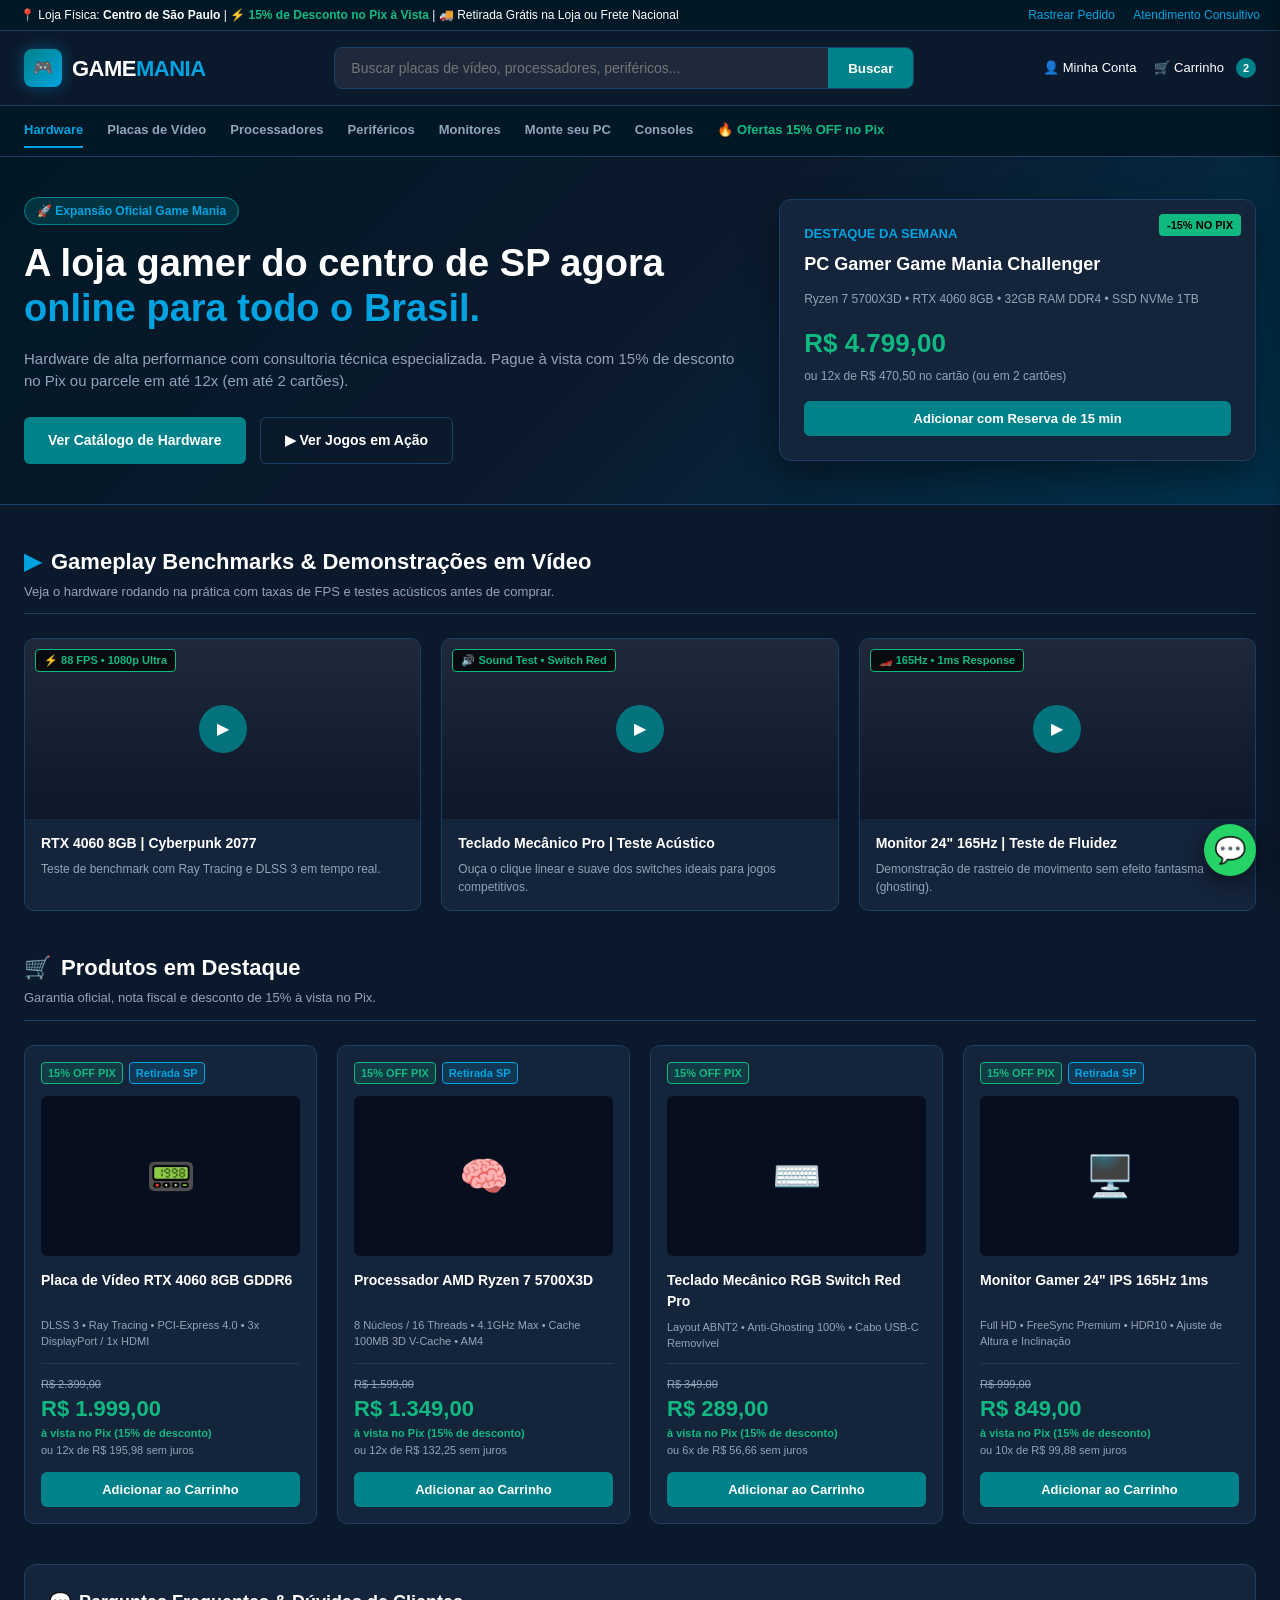
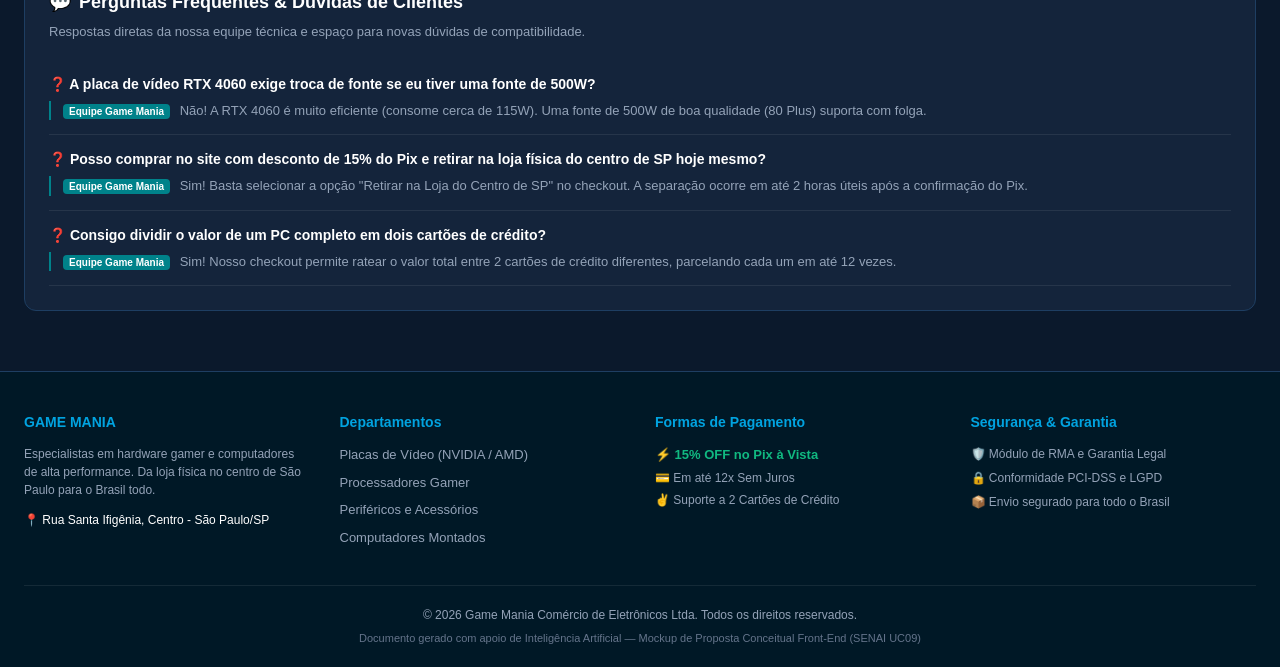
<file: mockup_gamemania_ecommerce_2.html>
<!DOCTYPE html>
<html lang="pt-BR">
<head>
    <meta charset="UTF-8">
    <meta name="viewport" content="width=device-width, initial-scale=1.0">
    <title>Game Mania | E-commerce Gamer Oficial</title>
    <style>
        :root {
            /* Paleta Siemens Corporativa Aplicada ao Universo Gamer */
            --siemens-navy: #001826;
            --siemens-dark-bg: #0B192C;
            --siemens-card-bg: #14243B;
            --siemens-card-border: #1E3E62;
            --siemens-teal: #00828A;
            --siemens-petrol: #00646E;
            --siemens-cyan: #00A3E0;
            --siemens-white: #FFFFFF;
            --siemens-text-muted: #94A3B8;
            --siemens-green-pix: #10B981;
            --siemens-accent-red: #EF4444;
            --siemens-gray-surface: #1E293B;
        }

        * {
            margin: 0;
            padding: 0;
            box-sizing: border-box;
            font-family: -apple-system, BlinkMacSystemFont, "Segoe UI", Roboto, Helvetica, Arial, sans-serif;
        }

        body {
            background-color: var(--siemens-dark-bg);
            color: var(--siemens-white);
            line-height: 1.5;
            overflow-x: hidden;
        }

        /* Topbar de Avisos */
        .topbar {
            background-color: var(--siemens-navy);
            border-bottom: 1px solid var(--siemens-card-border);
            padding: 6px 20px;
            font-size: 12px;
            display: flex;
            justify-content: space-between;
            align-items: center;
        }

        .topbar-links a {
            color: var(--siemens-cyan);
            text-decoration: none;
            margin-left: 15px;
            font-weight: 500;
        }

        .topbar-highlight {
            color: var(--siemens-green-pix);
            font-weight: 600;
        }

        /* Header Principal */
        header {
            background-color: var(--siemens-dark-bg);
            border-bottom: 1px solid var(--siemens-card-border);
            padding: 16px 24px;
            position: sticky;
            top: 0;
            z-index: 100;
        }

        .header-container {
            max-width: 1280px;
            margin: 0 auto;
            display: flex;
            align-items: center;
            justify-content: space-between;
            gap: 20px;
        }

        .logo {
            display: flex;
            align-items: center;
            gap: 10px;
            text-decoration: none;
        }

        .logo-icon {
            width: 38px;
            height: 38px;
            background: linear-gradient(135deg, var(--siemens-teal), var(--siemens-cyan));
            border-radius: 8px;
            display: flex;
            align-items: center;
            justify-content: center;
            box-shadow: 0 0 15px rgba(0, 163, 224, 0.4);
        }

        .logo-text {
            font-size: 22px;
            font-weight: 800;
            color: var(--siemens-white);
            letter-spacing: -0.5px;
        }

        .logo-text span {
            color: var(--siemens-cyan);
        }

        /* Barra de Busca Preditiva */
        .search-container {
            flex: 1;
            max-width: 580px;
            position: relative;
        }

        .search-box {
            display: flex;
            background-color: var(--siemens-gray-surface);
            border: 1px solid var(--siemens-card-border);
            border-radius: 8px;
            overflow: hidden;
            transition: all 0.2s ease;
        }

        .search-box:focus-within {
            border-color: var(--siemens-cyan);
            box-shadow: 0 0 0 3px rgba(0, 163, 224, 0.2);
        }

        .search-input {
            flex: 1;
            background: transparent;
            border: none;
            padding: 12px 16px;
            color: var(--siemens-white);
            font-size: 14px;
            outline: none;
        }

        .search-btn {
            background-color: var(--siemens-teal);
            border: none;
            color: var(--siemens-white);
            padding: 0 20px;
            cursor: pointer;
            font-weight: 600;
            transition: background 0.2s;
        }

        .search-btn:hover {
            background-color: var(--siemens-petrol);
        }

        /* Dropdown de Busca Preditiva */
        .search-dropdown {
            position: absolute;
            top: 100%;
            left: 0;
            right: 0;
            background-color: var(--siemens-card-bg);
            border: 1px solid var(--siemens-card-border);
            border-radius: 8px;
            margin-top: 6px;
            box-shadow: 0 10px 25px rgba(0, 0, 0, 0.5);
            display: none;
            z-index: 200;
        }

        .search-item {
            padding: 10px 16px;
            display: flex;
            align-items: center;
            justify-content: space-between;
            border-bottom: 1px solid rgba(255, 255, 255, 0.05);
            cursor: pointer;
            font-size: 13px;
        }

        .search-item:hover {
            background-color: rgba(0, 130, 138, 0.2);
        }

        /* Header Ações */
        .header-actions {
            display: flex;
            align-items: center;
            gap: 18px;
        }

        .action-item {
            display: flex;
            align-items: center;
            gap: 8px;
            color: var(--siemens-white);
            text-decoration: none;
            font-size: 13px;
            cursor: pointer;
        }

        .action-item:hover {
            color: var(--siemens-cyan);
        }

        .cart-badge {
            background-color: var(--siemens-teal);
            color: var(--siemens-white);
            font-size: 11px;
            font-weight: 700;
            padding: 2px 7px;
            border-radius: 12px;
            margin-left: 4px;
        }

        /* Barra de Departamentos */
        .nav-departments {
            background-color: var(--siemens-navy);
            border-bottom: 1px solid var(--siemens-card-border);
            padding: 8px 24px;
        }

        .departments-container {
            max-width: 1280px;
            margin: 0 auto;
            display: flex;
            gap: 24px;
            overflow-x: auto;
            white-space: nowrap;
        }

        .nav-link {
            color: var(--siemens-text-muted);
            text-decoration: none;
            font-size: 13px;
            font-weight: 600;
            padding: 6px 0;
            border-bottom: 2px solid transparent;
            transition: all 0.2s;
        }

        .nav-link:hover, .nav-link.active {
            color: var(--siemens-cyan);
            border-bottom-color: var(--siemens-cyan);
        }

        .nav-link.pix-highlight {
            color: var(--siemens-green-pix);
        }

        /* Hero Banner */
        .hero {
            background: linear-gradient(135deg, #001826 0%, #0B192C 50%, #00334E 100%);
            border-bottom: 1px solid var(--siemens-card-border);
            padding: 40px 24px;
        }

        .hero-container {
            max-width: 1280px;
            margin: 0 auto;
            display: grid;
            grid-template-columns: 1.2fr 0.8fr;
            align-items: center;
            gap: 40px;
        }

        .hero-badge {
            display: inline-flex;
            align-items: center;
            gap: 6px;
            background-color: rgba(0, 130, 138, 0.25);
            border: 1px solid var(--siemens-teal);
            color: var(--siemens-cyan);
            padding: 4px 12px;
            border-radius: 20px;
            font-size: 12px;
            font-weight: 600;
            margin-bottom: 16px;
        }

        .hero-title {
            font-size: 38px;
            font-weight: 800;
            line-height: 1.2;
            margin-bottom: 16px;
        }

        .hero-title span {
            color: var(--siemens-cyan);
        }

        .hero-desc {
            color: var(--siemens-text-muted);
            font-size: 15px;
            margin-bottom: 24px;
        }

        .hero-buttons {
            display: flex;
            gap: 14px;
        }

        .btn {
            padding: 12px 24px;
            border-radius: 6px;
            font-size: 14px;
            font-weight: 700;
            cursor: pointer;
            text-decoration: none;
            display: inline-flex;
            align-items: center;
            justify-content: center;
            gap: 8px;
            transition: all 0.2s ease;
            border: none;
        }

        .btn-primary {
            background-color: var(--siemens-teal);
            color: var(--siemens-white);
        }

        .btn-primary:hover {
            background-color: var(--siemens-petrol);
            box-shadow: 0 4px 12px rgba(0, 130, 138, 0.4);
        }

        .btn-secondary {
            background-color: transparent;
            border: 1px solid var(--siemens-card-border);
            color: var(--siemens-white);
        }

        .btn-secondary:hover {
            border-color: var(--siemens-cyan);
            color: var(--siemens-cyan);
        }

        .hero-card-preview {
            background-color: var(--siemens-card-bg);
            border: 1px solid var(--siemens-card-border);
            border-radius: 12px;
            padding: 24px;
            box-shadow: 0 15px 35px rgba(0, 0, 0, 0.4);
            position: relative;
        }

        .hero-card-tag {
            position: absolute;
            top: 14px;
            right: 14px;
            background-color: var(--siemens-green-pix);
            color: #000;
            font-size: 11px;
            font-weight: 800;
            padding: 3px 8px;
            border-radius: 4px;
        }

        /* Seção de Vídeos Curtos / Gameplay Benchmark (RF26) */
        .section {
            max-width: 1280px;
            margin: 40px auto;
            padding: 0 24px;
        }

        .section-header {
            display: flex;
            justify-content: space-between;
            align-items: flex-end;
            margin-bottom: 24px;
            border-bottom: 1px solid var(--siemens-card-border);
            padding-bottom: 12px;
        }

        .section-title {
            font-size: 22px;
            font-weight: 700;
            display: flex;
            align-items: center;
            gap: 10px;
        }

        .section-title span {
            color: var(--siemens-cyan);
        }

        .section-subtitle {
            font-size: 13px;
            color: var(--siemens-text-muted);
            margin-top: 4px;
        }

        .video-grid {
            display: grid;
            grid-template-columns: repeat(auto-fit, minmax(280px, 1fr));
            gap: 20px;
        }

        .video-card {
            background-color: var(--siemens-card-bg);
            border: 1px solid var(--siemens-card-border);
            border-radius: 10px;
            overflow: hidden;
            transition: transform 0.2s ease, border-color 0.2s ease;
            position: relative;
        }

        .video-card:hover {
            transform: translateY(-4px);
            border-color: var(--siemens-cyan);
        }

        .video-thumbnail {
            height: 180px;
            background: linear-gradient(180deg, #1E293B 0%, #0F172A 100%);
            display: flex;
            align-items: center;
            justify-content: center;
            position: relative;
            cursor: pointer;
        }

        .video-badge-fps {
            position: absolute;
            top: 10px;
            left: 10px;
            background-color: rgba(0, 0, 0, 0.75);
            border: 1px solid var(--siemens-green-pix);
            color: var(--siemens-green-pix);
            font-size: 11px;
            font-weight: 700;
            padding: 2px 8px;
            border-radius: 4px;
        }

        .play-btn-circle {
            width: 48px;
            height: 48px;
            background-color: rgba(0, 130, 138, 0.85);
            border-radius: 50%;
            display: flex;
            align-items: center;
            justify-content: center;
            color: white;
            transition: transform 0.2s;
        }

        .video-card:hover .play-btn-circle {
            transform: scale(1.15);
            background-color: var(--siemens-cyan);
        }

        .video-info {
            padding: 14px 16px;
        }

        .video-title {
            font-size: 14px;
            font-weight: 700;
            margin-bottom: 6px;
        }

        .video-desc {
            font-size: 12px;
            color: var(--siemens-text-muted);
        }

        /* Grade de Produtos */
        .products-grid {
            display: grid;
            grid-template-columns: repeat(auto-fit, minmax(260px, 1fr));
            gap: 20px;
        }

        .product-card {
            background-color: var(--siemens-card-bg);
            border: 1px solid var(--siemens-card-border);
            border-radius: 10px;
            padding: 16px;
            display: flex;
            flex-direction: column;
            justify-content: space-between;
            transition: all 0.2s;
            position: relative;
        }

        .product-card:hover {
            border-color: var(--siemens-cyan);
            box-shadow: 0 8px 24px rgba(0, 0, 0, 0.4);
        }

        .product-badges {
            display: flex;
            gap: 6px;
            margin-bottom: 12px;
        }

        .badge-pix {
            background-color: rgba(16, 185, 129, 0.15);
            color: var(--siemens-green-pix);
            border: 1px solid var(--siemens-green-pix);
            font-size: 11px;
            font-weight: 700;
            padding: 2px 6px;
            border-radius: 4px;
        }

        .badge-sp {
            background-color: rgba(0, 163, 224, 0.15);
            color: var(--siemens-cyan);
            border: 1px solid var(--siemens-cyan);
            font-size: 11px;
            font-weight: 600;
            padding: 2px 6px;
            border-radius: 4px;
        }

        .product-img-box {
            height: 160px;
            background-color: #070F1E;
            border-radius: 6px;
            display: flex;
            align-items: center;
            justify-content: center;
            margin-bottom: 14px;
            font-size: 40px;
            color: var(--siemens-cyan);
        }

        .product-name {
            font-size: 14px;
            font-weight: 700;
            color: var(--siemens-white);
            margin-bottom: 8px;
            min-height: 40px;
        }

        .product-specs {
            font-size: 11px;
            color: var(--siemens-text-muted);
            margin-bottom: 12px;
            line-height: 1.4;
        }

        .product-pricing {
            margin-top: auto;
            border-top: 1px solid rgba(255, 255, 255, 0.08);
            padding-top: 12px;
        }

        .old-price {
            font-size: 11px;
            color: var(--siemens-text-muted);
            text-decoration: line-through;
        }

        .pix-price {
            font-size: 22px;
            font-weight: 800;
            color: var(--siemens-green-pix);
        }

        .pix-label {
            font-size: 11px;
            color: var(--siemens-green-pix);
            font-weight: 600;
        }

        .installment-price {
            font-size: 11px;
            color: var(--siemens-text-muted);
            margin-bottom: 14px;
        }

        .btn-card {
            width: 100%;
            padding: 10px;
            font-size: 13px;
        }

        /* Mini-Cart Drawer (Reserva de Carrinho RF06/RF07) */
        .cart-overlay {
            position: fixed;
            top: 0;
            left: 0;
            right: 0;
            bottom: 0;
            background-color: rgba(0, 0, 0, 0.7);
            z-index: 998;
            display: none;
        }

        .cart-drawer {
            position: fixed;
            top: 0;
            right: -420px;
            width: 400px;
            height: 100vh;
            background-color: var(--siemens-card-bg);
            border-left: 1px solid var(--siemens-card-border);
            z-index: 999;
            box-shadow: -10px 0 30px rgba(0, 0, 0, 0.6);
            display: flex;
            flex-direction: column;
            transition: right 0.3s ease;
        }

        .cart-drawer.open {
            right: 0;
        }

        .cart-header {
            padding: 16px 20px;
            border-bottom: 1px solid var(--siemens-card-border);
            display: flex;
            justify-content: space-between;
            align-items: center;
        }

        .cart-title {
            font-size: 16px;
            font-weight: 700;
        }

        .cart-close {
            background: none;
            border: none;
            color: var(--siemens-white);
            font-size: 20px;
            cursor: pointer;
        }

        /* Banner de Reserva de Estoque (15 min) */
        .reservation-banner {
            background: rgba(0, 130, 138, 0.2);
            border-bottom: 1px solid var(--siemens-teal);
            padding: 10px 16px;
            font-size: 12px;
            display: flex;
            align-items: center;
            justify-content: space-between;
        }

        .timer-highlight {
            color: #FBBF24;
            font-weight: 800;
            font-size: 13px;
            font-family: monospace;
        }

        .cart-items {
            flex: 1;
            overflow-y: auto;
            padding: 16px;
        }

        .cart-item {
            display: flex;
            gap: 12px;
            margin-bottom: 14px;
            padding-bottom: 14px;
            border-bottom: 1px solid rgba(255, 255, 255, 0.08);
        }

        .cart-item-img {
            width: 60px;
            height: 60px;
            background-color: #070F1E;
            border-radius: 4px;
            display: flex;
            align-items: center;
            justify-content: center;
            font-size: 22px;
            color: var(--siemens-cyan);
        }

        .cart-item-details {
            flex: 1;
        }

        .cart-item-title {
            font-size: 12px;
            font-weight: 600;
            margin-bottom: 4px;
        }

        .cart-item-price {
            font-size: 13px;
            font-weight: 700;
            color: var(--siemens-green-pix);
        }

        .cart-footer {
            padding: 20px;
            border-top: 1px solid var(--siemens-card-border);
            background-color: var(--siemens-navy);
        }

        .cart-total-row {
            display: flex;
            justify-content: space-between;
            font-size: 16px;
            font-weight: 700;
            margin-bottom: 16px;
        }

        /* Perguntas Frequentes / FAQ (RF23) */
        .faq-section {
            background-color: var(--siemens-card-bg);
            border: 1px solid var(--siemens-card-border);
            border-radius: 12px;
            padding: 24px;
            margin-top: 40px;
        }

        .faq-item {
            border-bottom: 1px solid rgba(255, 255, 255, 0.08);
            padding: 14px 0;
        }

        .faq-q {
            font-size: 14px;
            font-weight: 700;
            color: var(--siemens-white);
            margin-bottom: 6px;
        }

        .faq-a {
            font-size: 13px;
            color: var(--siemens-text-muted);
            padding-left: 12px;
            border-left: 2px solid var(--siemens-teal);
        }

        .faq-badge {
            background-color: var(--siemens-teal);
            color: white;
            font-size: 10px;
            padding: 2px 6px;
            border-radius: 4px;
            font-weight: 600;
            margin-right: 6px;
        }

        /* Rodapé Oficial */
        footer {
            background-color: var(--siemens-navy);
            border-top: 1px solid var(--siemens-card-border);
            padding: 40px 24px 20px;
            margin-top: 60px;
            font-size: 13px;
        }

        .footer-container {
            max-width: 1280px;
            margin: 0 auto;
            display: grid;
            grid-template-columns: repeat(auto-fit, minmax(220px, 1fr));
            gap: 30px;
            margin-bottom: 30px;
        }

        .footer-col h4 {
            font-size: 14px;
            color: var(--siemens-cyan);
            margin-bottom: 12px;
            font-weight: 700;
        }

        .footer-col ul {
            list-style: none;
        }

        .footer-col ul li {
            margin-bottom: 8px;
        }

        .footer-col ul li a {
            color: var(--siemens-text-muted);
            text-decoration: none;
        }

        .footer-col ul li a:hover {
            color: var(--siemens-white);
        }

        .footer-bottom {
            max-width: 1280px;
            margin: 0 auto;
            border-top: 1px solid rgba(255, 255, 255, 0.08);
            padding-top: 20px;
            text-align: center;
            color: var(--siemens-text-muted);
            font-size: 12px;
        }

        .footer-ai-disclaimer {
            margin-top: 6px;
            font-size: 11px;
            color: #64748B;
        }

        /* WhatsApp Floating Button */
        .whatsapp-float {
            position: fixed;
            bottom: 24px;
            right: 24px;
            background-color: #25D366;
            color: white;
            width: 52px;
            height: 52px;
            border-radius: 50%;
            display: flex;
            align-items: center;
            justify-content: center;
            box-shadow: 0 6px 20px rgba(0, 0, 0, 0.5);
            text-decoration: none;
            font-size: 26px;
            z-index: 900;
            transition: transform 0.2s;
        }

        .whatsapp-float:hover {
            transform: scale(1.1);
        }
    </style>
</head>
<body>

    <!-- Topbar -->
    <div class="topbar">
        <div>
            <span>📍 Loja Física: <strong>Centro de São Paulo</strong></span> | 
            <span class="topbar-highlight">⚡ 15% de Desconto no Pix à Vista</span> | 
            <span>🚚 Retirada Grátis na Loja ou Frete Nacional</span>
        </div>
        <div class="topbar-links">
            <a href="#rastreio">Rastrear Pedido</a>
            <a href="#ajuda">Atendimento Consultivo</a>
        </div>
    </div>

    <!-- Header Principal -->
    <header>
        <div class="header-container">
            <a href="#" class="logo">
                <div class="logo-icon">🎮</div>
                <div class="logo-text">GAME<span>MANIA</span></div>
            </a>

            <!-- Busca Preditiva -->
            <div class="search-container">
                <div class="search-box">
                    <input type="text" id="searchInput" class="search-input" placeholder="Buscar placas de vídeo, processadores, periféricos..." oninput="handleSearch(this.value)">
                    <button class="search-btn">Buscar</button>
                </div>
                <div id="searchDropdown" class="search-dropdown">
                    <div class="search-item" onclick="selectSearch('RTX 4060 8GB GDDR6')">
                        <span>🔥 <strong>RTX 4060</strong> 8GB GDDR6</span>
                        <span style="color: var(--siemens-green-pix)">R$ 1.999,00 no Pix</span>
                    </div>
                    <div class="search-item" onclick="selectSearch('Ryzen 7 5700X3D')">
                        <span>⚡ Processador AMD <strong>Ryzen 7 5700X3D</strong></span>
                        <span style="color: var(--siemens-green-pix)">R$ 1.349,00 no Pix</span>
                    </div>
                    <div class="search-item" onclick="selectSearch('Teclado Mecânico RGB Switch Red')">
                        <span>⌨️ <strong>Teclado Mecânico</strong> RGB Switch Red</span>
                        <span style="color: var(--siemens-green-pix)">R$ 289,00 no Pix</span>
                    </div>
                </div>
            </div>

            <!-- Ações -->
            <div class="header-actions">
                <div class="action-item">
                    <span>👤 Minha Conta</span>
                </div>
                <div class="action-item" onclick="toggleCart()">
                    <span>🛒 Carrinho</span>
                    <span id="cartCount" class="cart-badge">2</span>
                </div>
            </div>
        </div>
    </header>

    <!-- Barra de Departamentos -->
    <div class="nav-departments">
        <div class="departments-container">
            <a href="#" class="nav-link active">Hardware</a>
            <a href="#" class="nav-link">Placas de Vídeo</a>
            <a href="#" class="nav-link">Processadores</a>
            <a href="#" class="nav-link">Periféricos</a>
            <a href="#" class="nav-link">Monitores</a>
            <a href="#" class="nav-link">Monte seu PC</a>
            <a href="#" class="nav-link">Consoles</a>
            <a href="#" class="nav-link pix-highlight">🔥 Ofertas 15% OFF no Pix</a>
        </div>
    </div>

    <!-- Hero Banner -->
    <section class="hero">
        <div class="hero-container">
            <div>
                <div class="hero-badge">
                    <span>🚀 Expansão Oficial Game Mania</span>
                </div>
                <h1 class="hero-title">A loja gamer do centro de SP agora <span>online para todo o Brasil.</span></h1>
                <p class="hero-desc">Hardware de alta performance com consultoria técnica especializada. Pague à vista com 15% de desconto no Pix ou parcele em até 12x (em até 2 cartões).</p>
                <div class="hero-buttons">
                    <a href="#catalogo" class="btn btn-primary">Ver Catálogo de Hardware</a>
                    <a href="#videos" class="btn btn-secondary">▶ Ver Jogos em Ação</a>
                </div>
            </div>
            <div>
                <div class="hero-card-preview">
                    <div class="hero-card-tag">-15% NO PIX</div>
                    <div style="font-size: 13px; color: var(--siemens-cyan); font-weight: 700; margin-bottom: 8px;">DESTAQUE DA SEMANA</div>
                    <h3 style="font-size: 18px; margin-bottom: 12px;">PC Gamer Game Mania Challenger</h3>
                    <p style="font-size: 12px; color: var(--siemens-text-muted); margin-bottom: 16px;">Ryzen 7 5700X3D • RTX 4060 8GB • 32GB RAM DDR4 • SSD NVMe 1TB</p>
                    <div style="font-size: 26px; font-weight: 800; color: var(--siemens-green-pix); margin-bottom: 4px;">R$ 4.799,00</div>
                    <div style="font-size: 12px; color: var(--siemens-text-muted); margin-bottom: 16px;">ou 12x de R$ 470,50 no cartão (ou em 2 cartões)</div>
                    <button class="btn btn-primary btn-card" onclick="addToCart('PC Gamer Challenger', 4799.00)">Adicionar com Reserva de 15 min</button>
                </div>
            </div>
        </div>
    </section>

    <!-- Seção de Vídeos Curtos / Gameplay Benchmark (RF26) -->
    <section class="section" id="videos">
        <div class="section-header">
            <div>
                <h2 class="section-title"><span>▶</span> Gameplay Benchmarks & Demonstrações em Vídeo</h2>
                <p class="section-subtitle">Veja o hardware rodando na prática com taxas de FPS e testes acústicos antes de comprar.</p>
            </div>
        </div>

        <div class="video-grid">
            <!-- Card Vídeo 1 -->
            <div class="video-card">
                <div class="video-thumbnail" onclick="playMockVideo('RTX 4060 no Cyberpunk 2077: 88 FPS Médio')">
                    <div class="video-badge-fps">⚡ 88 FPS • 1080p Ultra</div>
                    <div class="play-btn-circle">▶</div>
                </div>
                <div class="video-info">
                    <div class="video-title">RTX 4060 8GB | Cyberpunk 2077</div>
                    <div class="video-desc">Teste de benchmark com Ray Tracing e DLSS 3 em tempo real.</div>
                </div>
            </div>

            <!-- Card Vídeo 2 -->
            <div class="video-card">
                <div class="video-thumbnail" onclick="playMockVideo('Teclado Mecânico RGB: Sound Test de Switch Red')">
                    <div class="video-badge-fps">🔊 Sound Test • Switch Red</div>
                    <div class="play-btn-circle">▶</div>
                </div>
                <div class="video-info">
                    <div class="video-title">Teclado Mecânico Pro | Teste Acústico</div>
                    <div class="video-desc">Ouça o clique linear e suave dos switches ideais para jogos competitivos.</div>
                </div>
            </div>

            <!-- Card Vídeo 3 -->
            <div class="video-card">
                <div class="video-thumbnail" onclick="playMockVideo('Monitor 165Hz: Teste de Fluidez e Ghosting')">
                    <div class="video-badge-fps">🏎️ 165Hz • 1ms Response</div>
                    <div class="play-btn-circle">▶</div>
                </div>
                <div class="video-info">
                    <div class="video-title">Monitor 24" 165Hz | Teste de Fluidez</div>
                    <div class="video-desc">Demonstração de rastreio de movimento sem efeito fantasma (ghosting).</div>
                </div>
            </div>
        </div>
    </section>

    <!-- Grade de Produtos em Destaque -->
    <section class="section" id="catalogo">
        <div class="section-header">
            <div>
                <h2 class="section-title"><span>🛒</span> Produtos em Destaque</h2>
                <p class="section-subtitle">Garantia oficial, nota fiscal e desconto de 15% à vista no Pix.</p>
            </div>
        </div>

        <div class="products-grid">
            <!-- Produto 1 -->
            <div class="product-card">
                <div class="product-badges">
                    <span class="badge-pix">15% OFF PIX</span>
                    <span class="badge-sp">Retirada SP</span>
                </div>
                <div class="product-img-box">📟</div>
                <div class="product-name">Placa de Vídeo RTX 4060 8GB GDDR6</div>
                <div class="product-specs">DLSS 3 • Ray Tracing • PCI-Express 4.0 • 3x DisplayPort / 1x HDMI</div>
                <div class="product-pricing">
                    <div class="old-price">R$ 2.399,00</div>
                    <div class="pix-price">R$ 1.999,00</div>
                    <div class="pix-label">à vista no Pix (15% de desconto)</div>
                    <div class="installment-price">ou 12x de R$ 195,98 sem juros</div>
                    <button class="btn btn-primary btn-card" onclick="addToCart('Placa de Vídeo RTX 4060 8GB', 1999.00)">Adicionar ao Carrinho</button>
                </div>
            </div>

            <!-- Produto 2 -->
            <div class="product-card">
                <div class="product-badges">
                    <span class="badge-pix">15% OFF PIX</span>
                    <span class="badge-sp">Retirada SP</span>
                </div>
                <div class="product-img-box">🧠</div>
                <div class="product-name">Processador AMD Ryzen 7 5700X3D</div>
                <div class="product-specs">8 Núcleos / 16 Threads • 4.1GHz Max • Cache 100MB 3D V-Cache • AM4</div>
                <div class="product-pricing">
                    <div class="old-price">R$ 1.599,00</div>
                    <div class="pix-price">R$ 1.349,00</div>
                    <div class="pix-label">à vista no Pix (15% de desconto)</div>
                    <div class="installment-price">ou 12x de R$ 132,25 sem juros</div>
                    <button class="btn btn-primary btn-card" onclick="addToCart('Processador AMD Ryzen 7 5700X3D', 1349.00)">Adicionar ao Carrinho</button>
                </div>
            </div>

            <!-- Produto 3 -->
            <div class="product-card">
                <div class="product-badges">
                    <span class="badge-pix">15% OFF PIX</span>
                </div>
                <div class="product-img-box">⌨️</div>
                <div class="product-name">Teclado Mecânico RGB Switch Red Pro</div>
                <div class="product-specs">Layout ABNT2 • Anti-Ghosting 100% • Cabo USB-C Removível</div>
                <div class="product-pricing">
                    <div class="old-price">R$ 349,00</div>
                    <div class="pix-price">R$ 289,00</div>
                    <div class="pix-label">à vista no Pix (15% de desconto)</div>
                    <div class="installment-price">ou 6x de R$ 56,66 sem juros</div>
                    <button class="btn btn-primary btn-card" onclick="addToCart('Teclado Mecânico RGB Switch Red', 289.00)">Adicionar ao Carrinho</button>
                </div>
            </div>

            <!-- Produto 4 -->
            <div class="product-card">
                <div class="product-badges">
                    <span class="badge-pix">15% OFF PIX</span>
                    <span class="badge-sp">Retirada SP</span>
                </div>
                <div class="product-img-box">🖥️</div>
                <div class="product-name">Monitor Gamer 24" IPS 165Hz 1ms</div>
                <div class="product-specs">Full HD • FreeSync Premium • HDR10 • Ajuste de Altura e Inclinação</div>
                <div class="product-pricing">
                    <div class="old-price">R$ 999,00</div>
                    <div class="pix-price">R$ 849,00</div>
                    <div class="pix-label">à vista no Pix (15% de desconto)</div>
                    <div class="installment-price">ou 10x de R$ 99,88 sem juros</div>
                    <button class="btn btn-primary btn-card" onclick="addToCart('Monitor Gamer 24 pol 165Hz', 849.00)">Adicionar ao Carrinho</button>
                </div>
            </div>
        </div>
    </section>

    <!-- Módulo FAQ e Perguntas e Respostas (RF23) -->
    <section class="section">
        <div class="faq-section">
            <h3 style="font-size: 18px; margin-bottom: 6px; display: flex; align-items: center; gap: 8px;">
                <span>💬</span> Perguntas Frequentes & Dúvidas de Clientes
            </h3>
            <p style="font-size: 13px; color: var(--siemens-text-muted); margin-bottom: 18px;">
                Respostas diretas da nossa equipe técnica e espaço para novas dúvidas de compatibilidade.
            </p>

            <div class="faq-item">
                <div class="faq-q">❓ A placa de vídeo RTX 4060 exige troca de fonte se eu tiver uma fonte de 500W?</div>
                <div class="faq-a"><span class="faq-badge">Equipe Game Mania</span> Não! A RTX 4060 é muito eficiente (consome cerca de 115W). Uma fonte de 500W de boa qualidade (80 Plus) suporta com folga.</div>
            </div>

            <div class="faq-item">
                <div class="faq-q">❓ Posso comprar no site com desconto de 15% do Pix e retirar na loja física do centro de SP hoje mesmo?</div>
                <div class="faq-a"><span class="faq-badge">Equipe Game Mania</span> Sim! Basta selecionar a opção "Retirar na Loja do Centro de SP" no checkout. A separação ocorre em até 2 horas úteis após a confirmação do Pix.</div>
            </div>

            <div class="faq-item">
                <div class="faq-q">❓ Consigo dividir o valor de um PC completo em dois cartões de crédito?</div>
                <div class="faq-a"><span class="faq-badge">Equipe Game Mania</span> Sim! Nosso checkout permite ratear o valor total entre 2 cartões de crédito diferentes, parcelando cada um em até 12 vezes.</div>
            </div>
        </div>
    </section>

    <!-- Drawer Lateral do Carrinho com Reserva (RF06 / RF07) -->
    <div id="cartOverlay" class="cart-overlay" onclick="toggleCart()"></div>
    <div id="cartDrawer" class="cart-drawer">
        <div class="cart-header">
            <div class="cart-title">Seu Carrinho de Compras</div>
            <button class="cart-close" onclick="toggleCart()">✕</button>
        </div>

        <!-- Banner com Cronômetro de Reserva -->
        <div class="reservation-banner">
            <span>⏱️ Estoque reservado por:</span>
            <span id="reservationTimer" class="timer-highlight">14:52</span>
        </div>

        <div class="cart-items" id="cartItemsList">
            <div class="cart-item">
                <div class="cart-item-img">📟</div>
                <div class="cart-item-details">
                    <div class="cart-item-title">Placa de Vídeo RTX 4060 8GB GDDR6</div>
                    <div style="font-size: 11px; color: var(--siemens-text-muted)">Qtd: 1 un</div>
                    <div class="cart-item-price">R$ 1.999,00 à vista no Pix</div>
                </div>
            </div>
            <div class="cart-item">
                <div class="cart-item-img">⌨️</div>
                <div class="cart-item-details">
                    <div class="cart-item-title">Teclado Mecânico RGB Switch Red</div>
                    <div style="font-size: 11px; color: var(--siemens-text-muted)">Qtd: 1 un</div>
                    <div class="cart-item-price">R$ 289,00 à vista no Pix</div>
                </div>
            </div>
        </div>

        <div class="cart-footer">
            <div style="font-size: 12px; color: var(--siemens-cyan); margin-bottom: 8px;">
                📍 Modalidade: <strong>Retirada Grátis no Centro de SP</strong>
            </div>
            <div class="cart-total-row">
                <span>Total com 15% OFF:</span>
                <span style="color: var(--siemens-green-pix);" id="cartTotal">R$ 2.288,00</span>
            </div>
            <button class="btn btn-primary btn-card" style="margin-bottom: 8px;" onclick="alert('Redirecionando para o Checkout Transparente (Identificação -> Entrega -> Pagamento Pix/2 Cartões)...')">
                Finalizar Compra Segura
            </button>
            <div style="font-size: 11px; text-align: center; color: var(--siemens-text-muted)">
                🔒 Ambiente protegido por SSL de 256 bits e Antifraude
            </div>
        </div>
    </div>

    <!-- Botão Flutuante de WhatsApp (RF18) -->
    <a href="#" class="whatsapp-float" title="Tire dúvidas com nossa especialista gamer" onclick="alert('Abrindo atendimento consultivo via WhatsApp da Game Mania...')">
        💬
    </a>

    <!-- Rodapé Oficial -->
    <footer>
        <div class="footer-container">
            <div class="footer-col">
                <h4>GAME MANIA</h4>
                <p style="color: var(--siemens-text-muted); font-size: 12px; margin-bottom: 12px;">Especialistas em hardware gamer e computadores de alta performance. Da loja física no centro de São Paulo para o Brasil todo.</p>
                <p style="font-size: 12px;">📍 Rua Santa Ifigênia, Centro - São Paulo/SP</p>
            </div>
            <div class="footer-col">
                <h4>Departamentos</h4>
                <ul>
                    <li><a href="#">Placas de Vídeo (NVIDIA / AMD)</a></li>
                    <li><a href="#">Processadores Gamer</a></li>
                    <li><a href="#">Periféricos e Acessórios</a></li>
                    <li><a href="#">Computadores Montados</a></li>
                </ul>
            </div>
            <div class="footer-col">
                <h4>Formas de Pagamento</h4>
                <p style="color: var(--siemens-green-pix); font-weight: 700; margin-bottom: 4px;">⚡ 15% OFF no Pix à Vista</p>
                <p style="color: var(--siemens-text-muted); font-size: 12px; margin-bottom: 4px;">💳 Em até 12x Sem Juros</p>
                <p style="color: var(--siemens-text-muted); font-size: 12px;">✌️ Suporte a 2 Cartões de Crédito</p>
            </div>
            <div class="footer-col">
                <h4>Segurança & Garantia</h4>
                <p style="color: var(--siemens-text-muted); font-size: 12px; margin-bottom: 6px;">🛡️ Módulo de RMA e Garantia Legal</p>
                <p style="color: var(--siemens-text-muted); font-size: 12px; margin-bottom: 6px;">🔒 Conformidade PCI-DSS e LGPD</p>
                <p style="color: var(--siemens-text-muted); font-size: 12px;">📦 Envio segurado para todo o Brasil</p>
            </div>
        </div>

        <div class="footer-bottom">
            <div>© 2026 Game Mania Comércio de Eletrônicos Ltda. Todos os direitos reservados.</div>
            <div class="footer-ai-disclaimer">Documento gerado com apoio de Inteligência Artificial — Mockup de Proposta Conceitual Front-End (SENAI UC09)</div>
        </div>
    </footer>

    <!-- Scripts de Interatividade -->
    <script>
        // Busca Preditiva Interativa
        function handleSearch(val) {
            const dropdown = document.getElementById('searchDropdown');
            if (val.trim().length >= 2) {
                dropdown.style.display = 'block';
            } else {
                dropdown.style.display = 'none';
            }
        }

        function selectSearch(text) {
            document.getElementById('searchInput').value = text;
            document.getElementById('searchDropdown').style.display = 'none';
        }

        // Toggle do Mini-Cart Lateral
        function toggleCart() {
            const drawer = document.getElementById('cartDrawer');
            const overlay = document.getElementById('cartOverlay');
            if (drawer.classList.contains('open')) {
                drawer.classList.remove('open');
                overlay.style.display = 'none';
            } else {
                drawer.classList.add('open');
                overlay.style.display = 'block';
            }
        }

        // Adicionar ao Carrinho
        let cartTotalValue = 2288.00;
        let cartItemCount = 2;

        function addToCart(name, price) {
            cartItemCount++;
            cartTotalValue += price;
            document.getElementById('cartCount').innerText = cartItemCount;
            document.getElementById('cartTotal').innerText = 'R$ ' + cartTotalValue.toLocaleString('pt-BR', {minimumFractionDigits: 2});

            const list = document.getElementById('cartItemsList');
            const newItem = document.createElement('div');
            newItem.className = 'cart-item';
            newItem.innerHTML = `
                <div class="cart-item-img">✨</div>
                <div class="cart-item-details">
                    <div class="cart-item-title">${name}</div>
                    <div style="font-size: 11px; color: var(--siemens-text-muted)">Qtd: 1 un (Novo)</div>
                    <div class="cart-item-price">R$ ${price.toLocaleString('pt-BR', {minimumFractionDigits: 2})} no Pix</div>
                </div>
            `;
            list.appendChild(newItem);
            toggleCart();
        }

        // Simulação de Vídeo / Benchmark
        function playMockVideo(title) {
            alert('▶ [Player de Vídeo Gamer]: Reproduzindo ' + title + '\nTaxa de quadros e acústica em alta definição ativadas com sucesso.');
        }

        // Cronômetro Regressivo de Reserva de Carrinho (15 min)
        let timeLeft = 14 * 60 + 52;
        setInterval(() => {
            if (timeLeft > 0) {
                timeLeft--;
                const m = Math.floor(timeLeft / 60);
                const s = timeLeft % 60;
                document.getElementById('reservationTimer').innerText = 
                    (m < 10 ? '0' : '') + m + ':' + (s < 10 ? '0' : '') + s;
            }
        }, 1000);
    </script>
</body>
</html>
</file>
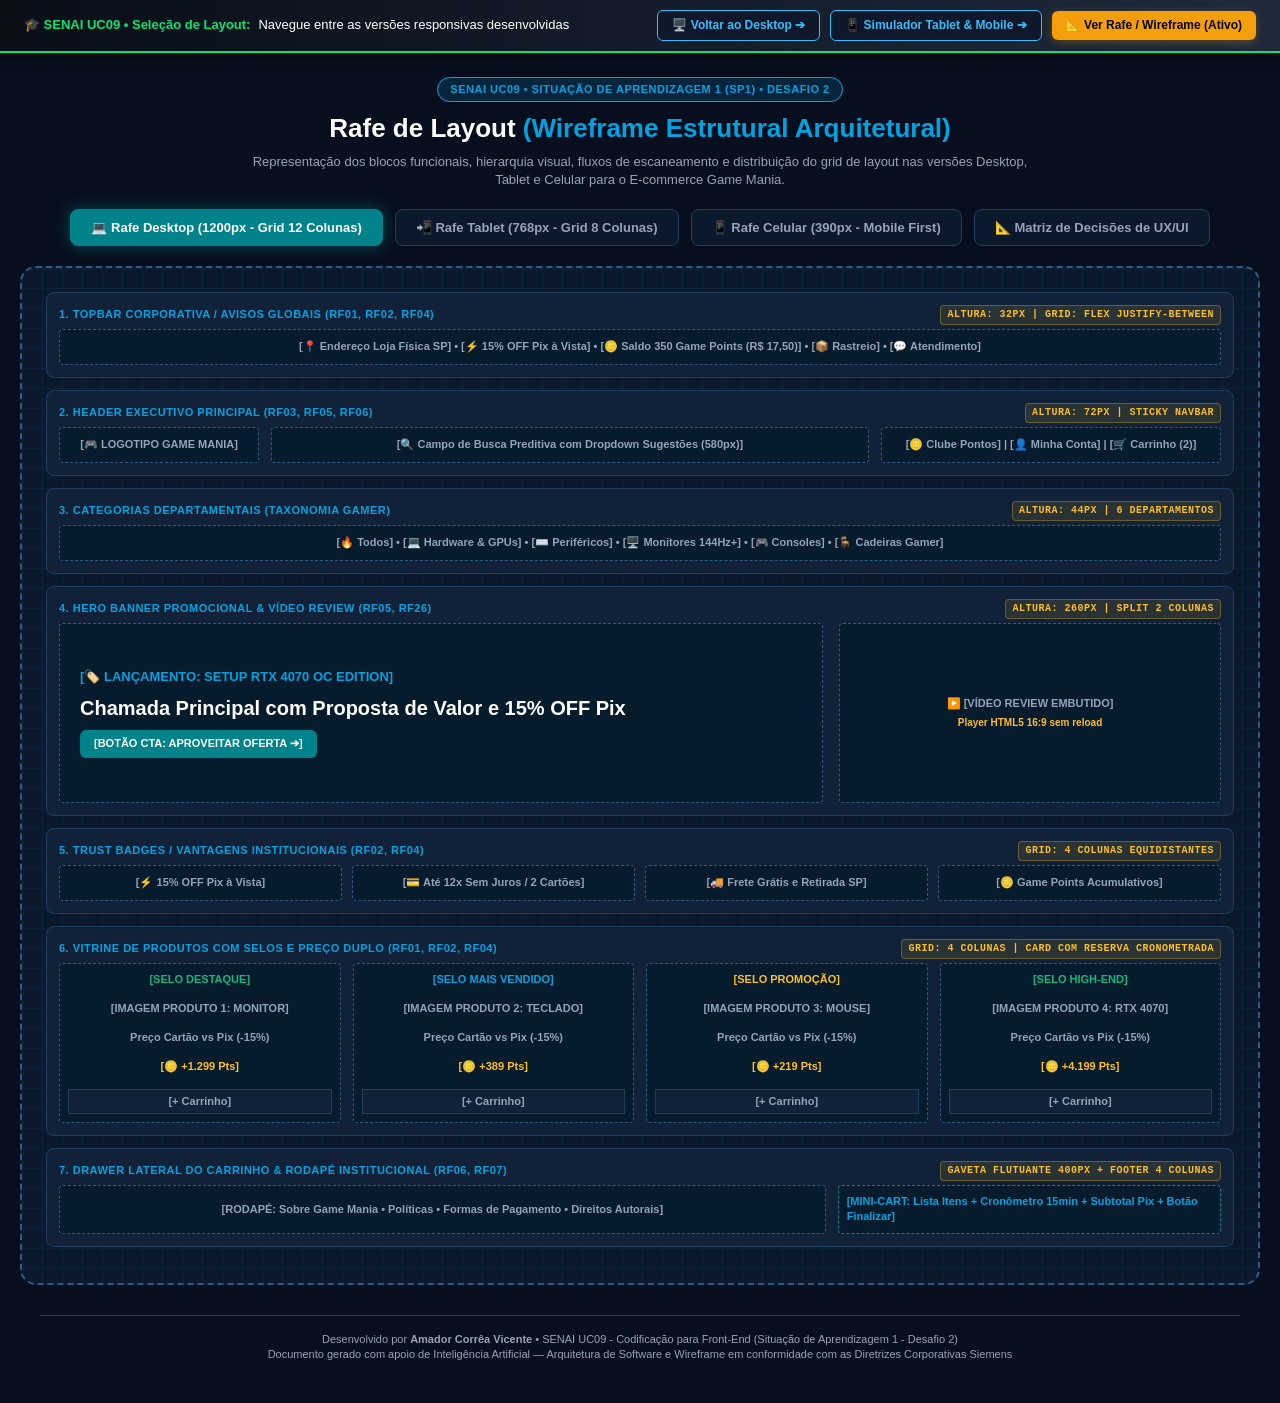
<file: rafe.html>
<!DOCTYPE html>
<html lang="pt-BR">
<head>
    <meta charset="UTF-8">
    <meta name="viewport" content="width=device-width, initial-scale=1.0">
    <title>Rafe de Layout (Wireframe Estrutural) | E-commerce Game Mania</title>
    <style>
        :root {
            /* Paleta Siemens Corporativa & Blueprint Wireframe */
            --siemens-navy: #001826;
            --siemens-dark-bg: #070F1E;
            --siemens-blueprint-bg: #0B192C;
            --siemens-card-bg: #112238;
            --siemens-border: #1E3E62;
            --siemens-border-dashed: #2E5A88;
            --siemens-teal: #00828A;
            --siemens-cyan: #00A3E0;
            --siemens-white: #FFFFFF;
            --siemens-text-muted: #94A3B8;
            --siemens-accent: #10B981;
            --siemens-note: #FBBF24;
        }

        * {
            margin: 0;
            padding: 0;
            box-sizing: border-box;
            font-family: -apple-system, BlinkMacSystemFont, "Segoe UI", Roboto, Helvetica, Arial, sans-serif;
        }

        body {
            background-color: var(--siemens-dark-bg);
            color: var(--siemens-white);
            line-height: 1.4;
            padding: 0 0 40px 0;
        }

        .header-title-box {
            max-width: 1200px;
            margin: 24px auto 20px;
            text-align: center;
        }

        .badge-senai {
            display: inline-block;
            background: rgba(0, 163, 224, 0.15);
            border: 1px solid var(--siemens-cyan);
            color: var(--siemens-cyan);
            padding: 4px 12px;
            border-radius: 20px;
            font-size: 11px;
            font-weight: 700;
            letter-spacing: 0.5px;
            margin-bottom: 8px;
            text-transform: uppercase;
        }

        h1 {
            font-size: 26px;
            font-weight: 800;
            color: var(--siemens-white);
            margin-bottom: 6px;
        }

        h1 span {
            color: var(--siemens-cyan);
        }

        .subtitle {
            font-size: 13px;
            color: var(--siemens-text-muted);
            max-width: 800px;
            margin: 0 auto;
        }

        /* Seletor de Vistas do Rafe */
        .rafe-selector-bar {
            max-width: 1200px;
            margin: 20px auto;
            display: flex;
            justify-content: center;
            gap: 12px;
            flex-wrap: wrap;
        }

        .rafe-btn {
            background: var(--siemens-blueprint-bg);
            border: 1px solid var(--siemens-border);
            color: var(--siemens-text-muted);
            padding: 10px 20px;
            border-radius: 8px;
            font-size: 13px;
            font-weight: 700;
            cursor: pointer;
            transition: all 0.2s ease;
            display: flex;
            align-items: center;
            gap: 8px;
        }

        .rafe-btn:hover {
            border-color: var(--siemens-cyan);
            color: var(--siemens-white);
        }

        .rafe-btn.active {
            background: var(--siemens-teal);
            color: var(--siemens-white);
            border-color: var(--siemens-teal);
            box-shadow: 0 0 16px rgba(0, 130, 138, 0.5);
        }

        /* Container Principal do Blueprint */
        .blueprint-container {
            max-width: 1240px;
            margin: 0 auto;
            background-color: var(--siemens-blueprint-bg);
            border: 2px dashed var(--siemens-border-dashed);
            border-radius: 16px;
            padding: 24px;
            position: relative;
        }

        /* Grid Pattern de Fundo para visual de Rafe/Wireframe Técnico */
        .blueprint-container::before {
            content: "";
            position: absolute;
            top: 0; left: 0; right: 0; bottom: 0;
            background-image: 
                linear-gradient(to right, rgba(30, 62, 98, 0.2) 1px, transparent 1px),
                linear-gradient(to bottom, rgba(30, 62, 98, 0.2) 1px, transparent 1px);
            background-size: 20px 20px;
            pointer-events: none;
            border-radius: 14px;
        }

        .rafe-view {
            display: none;
            position: relative;
            z-index: 1;
        }

        .rafe-view.active {
            display: block;
        }

        /* Estilos dos Blocos Estruturais do Rafe */
        .rafe-block {
            background-color: var(--siemens-card-bg);
            border: 1px solid var(--siemens-border);
            border-radius: 8px;
            padding: 12px;
            margin-bottom: 12px;
            position: relative;
        }

        .rafe-block-label {
            font-size: 11px;
            font-weight: 800;
            color: var(--siemens-cyan);
            text-transform: uppercase;
            letter-spacing: 0.5px;
            margin-bottom: 4px;
            display: flex;
            align-items: center;
            justify-content: space-between;
        }

        .rafe-block-spec {
            font-size: 10px;
            color: var(--siemens-note);
            background: rgba(251, 191, 36, 0.1);
            padding: 2px 6px;
            border-radius: 4px;
            border: 1px solid rgba(251, 191, 36, 0.3);
            font-family: monospace;
        }

        .rafe-inner-wire {
            background: rgba(0, 24, 38, 0.6);
            border: 1px dashed var(--siemens-border-dashed);
            border-radius: 4px;
            padding: 8px;
            min-height: 36px;
            display: flex;
            align-items: center;
            justify-content: center;
            color: var(--siemens-text-muted);
            font-size: 11px;
            font-weight: 600;
        }

        /* Visualização Desktop (1200px) */
        .desktop-header-grid {
            display: grid;
            grid-template-columns: 200px 1fr 340px;
            gap: 12px;
        }

        .desktop-hero-grid {
            display: grid;
            grid-template-columns: 2fr 1fr;
            gap: 16px;
            min-height: 180px;
        }

        .desktop-catalog-grid {
            display: grid;
            grid-template-columns: repeat(4, 1fr);
            gap: 12px;
        }

        /* Visualização Tablet (768px) */
        .tablet-mockup {
            max-width: 768px;
            margin: 0 auto;
        }

        .tablet-header-grid {
            display: grid;
            grid-template-columns: 180px 1fr 140px;
            gap: 10px;
        }

        .tablet-catalog-grid {
            display: grid;
            grid-template-columns: repeat(3, 1fr);
            gap: 10px;
        }

        /* Visualização Celular / Mobile (390px) */
        .mobile-mockup {
            max-width: 390px;
            margin: 0 auto;
            border: 2px solid var(--siemens-border);
            border-radius: 24px;
            padding: 16px;
            background: #000814;
        }

        .mobile-header-grid {
            display: flex;
            justify-content: space-between;
            align-items: center;
        }

        .mobile-catalog-grid {
            display: grid;
            grid-template-columns: repeat(2, 1fr);
            gap: 8px;
        }

        /* Matriz Comparativa de Arquitetura */
        .matrix-table {
            width: 100%;
            border-collapse: collapse;
            margin-top: 16px;
            font-size: 12px;
        }

        .matrix-table th, .matrix-table td {
            border: 1px solid var(--siemens-border);
            padding: 10px 14px;
            text-align: left;
        }

        .matrix-table th {
            background-color: var(--siemens-navy);
            color: var(--siemens-cyan);
            font-weight: 800;
        }

        .matrix-table tr:nth-child(even) {
            background-color: rgba(17, 34, 56, 0.4);
        }

        /* Rodapé com Governança */
        .gov-footer {
            max-width: 1200px;
            margin: 30px auto 0;
            padding-top: 16px;
            border-top: 1px solid var(--siemens-border);
            text-align: center;
            font-size: 11px;
            color: var(--siemens-text-muted);
        }
    </style>
</head>
<body>

    <!-- Barra de Navegação Multi-Dispositivo (Avaliação SENAI) -->
    <div style="background: linear-gradient(90deg, #090e17 0%, #1e293b 100%); border-bottom: 2px solid #00E676; padding: 10px 24px; display: flex; justify-content: space-between; align-items: center; font-size: 13px; color: #94A3B8; position: sticky; top: 0; z-index: 2000; box-shadow: 0 4px 12px rgba(0,0,0,0.5);">
        <div style="color: #00E676; font-weight: 800; display: flex; align-items: center; gap: 8px;">
            <span>🎓 SENAI UC09 • Seleção de Layout:</span>
            <span style="font-weight: normal; color: #FFFFFF;">Navegue entre as versões responsivas desenvolvidas</span>
        </div>
        <div style="display: flex; gap: 10px; align-items: center;">
            <a href="index.html" style="text-decoration: none; padding: 6px 14px; border-radius: 6px; font-size: 12px; font-weight: 800; background: #0f172a; color: #38bdf8; border: 1px solid #38bdf8;">🖥️ Voltar ao Desktop ➔</a>
            <a href="mobile_tablet.html" style="text-decoration: none; padding: 6px 14px; border-radius: 6px; font-size: 12px; font-weight: 800; background: #0f172a; color: #38bdf8; border: 1px solid #38bdf8;">📱 Simulador Tablet & Mobile ➔</a>
            <a href="rafe.html" style="text-decoration: none; padding: 6px 14px; border-radius: 6px; font-size: 12px; font-weight: 800; background: #f59e0b; color: #000000; box-shadow: 0 2px 8px rgba(245, 158, 11, 0.3);">📐 Ver Rafe / Wireframe (Ativo)</a>
        </div>
    </div>

    <!-- Cabeçalho Institucional -->
    <div class="header-title-box">
        <span class="badge-senai">SENAI UC09 • Situação de Aprendizagem 1 (SP1) • Desafio 2</span>
        <h1>Rafe de Layout <span>(Wireframe Estrutural Arquitetural)</span></h1>
        <p class="subtitle">Representação dos blocos funcionais, hierarquia visual, fluxos de escaneamento e distribuição do grid de layout nas versões Desktop, Tablet e Celular para o E-commerce Game Mania.</p>
    </div>

    <!-- Seletor de Vistas -->
    <div class="rafe-selector-bar">
        <button class="rafe-btn active" onclick="switchRafe('desktop', this)">
            💻 Rafe Desktop (1200px - Grid 12 Colunas)
        </button>
        <button class="rafe-btn" onclick="switchRafe('tablet', this)">
            📲 Rafe Tablet (768px - Grid 8 Colunas)
        </button>
        <button class="rafe-btn" onclick="switchRafe('mobile', this)">
            📱 Rafe Celular (390px - Mobile First)
        </button>
        <button class="rafe-btn" onclick="switchRafe('matrix', this)">
            📐 Matriz de Decisões de UX/UI
        </button>
    </div>

    <!-- Container dos Modelos Arquiteturais -->
    <div class="blueprint-container">

        <!-- 1. RAFE DESKTOP -->
        <div id="rafeDesktop" class="rafe-view active">
            <!-- Bloco 1: Topbar de Vantagens -->
            <div class="rafe-block">
                <div class="rafe-block-label">
                    <span>1. Topbar Corporativa / Avisos Globais (RF01, RF02, RF04)</span>
                    <span class="rafe-block-spec">Altura: 32px | Grid: Flex Justify-Between</span>
                </div>
                <div class="rafe-inner-wire">
                    [📍 Endereço Loja Física SP] • [⚡ 15% OFF Pix à Vista] • [🪙 Saldo 350 Game Points (R$ 17,50)] • [📦 Rastreio] • [💬 Atendimento]
                </div>
            </div>

            <!-- Bloco 2: Header Principal -->
            <div class="rafe-block">
                <div class="rafe-block-label">
                    <span>2. Header Executivo Principal (RF03, RF05, RF06)</span>
                    <span class="rafe-block-spec">Altura: 72px | Sticky Navbar</span>
                </div>
                <div class="desktop-header-grid">
                    <div class="rafe-inner-wire">[🎮 LOGOTIPO GAME MANIA]</div>
                    <div class="rafe-inner-wire">[🔍 Campo de Busca Preditiva com Dropdown Sugestões (580px)]</div>
                    <div class="rafe-inner-wire">[🪙 Clube Pontos] | [👤 Minha Conta] | [🛒 Carrinho (2)]</div>
                </div>
            </div>

            <!-- Bloco 3: Barra de Navegação Departamental -->
            <div class="rafe-block">
                <div class="rafe-block-label">
                    <span>3. Categorias Departamentais (Taxonomia Gamer)</span>
                    <span class="rafe-block-spec">Altura: 44px | 6 Departamentos</span>
                </div>
                <div class="rafe-inner-wire">
                    [🔥 Todos] • [💻 Hardware & GPUs] • [⌨️ Periféricos] • [🖥️ Monitores 144Hz+] • [🎮 Consoles] • [🪑 Cadeiras Gamer]
                </div>
            </div>

            <!-- Bloco 4: Hero Banner & Vídeo Consultivo -->
            <div class="rafe-block">
                <div class="rafe-block-label">
                    <span>4. Hero Banner Promocional & Vídeo Review (RF05, RF26)</span>
                    <span class="rafe-block-spec">Altura: 260px | Split 2 Colunas</span>
                </div>
                <div class="desktop-hero-grid">
                    <div class="rafe-inner-wire" style="flex-direction: column; text-align: left; align-items: flex-start; padding: 20px;">
                        <span style="color: var(--siemens-cyan); font-weight: 800; font-size: 13px;">[🏷️ LANÇAMENTO: SETUP RTX 4070 OC EDITION]</span>
                        <h2 style="font-size: 20px; margin: 8px 0; color: #FFF;">Chamada Principal com Proposta de Valor e 15% OFF Pix</h2>
                        <div style="background: var(--siemens-teal); color: #FFF; padding: 6px 14px; border-radius: 6px; font-weight: 700; font-size: 11px;">[BOTÃO CTA: APROVEITAR OFERTA ➔]</div>
                    </div>
                    <div class="rafe-inner-wire" style="flex-direction: column;">
                        <span>▶️ [VÍDEO REVIEW EMBUTIDO]</span>
                        <span style="font-size: 10px; color: var(--siemens-note); margin-top: 4px;">Player HTML5 16:9 sem reload</span>
                    </div>
                </div>
            </div>

            <!-- Bloco 5: Faixa de Vantagens e Confiança -->
            <div class="rafe-block">
                <div class="rafe-block-label">
                    <span>5. Trust Badges / Vantagens Institucionais (RF02, RF04)</span>
                    <span class="rafe-block-spec">Grid: 4 Colunas Equidistantes</span>
                </div>
                <div style="display: grid; grid-template-columns: repeat(4, 1fr); gap: 10px;">
                    <div class="rafe-inner-wire">[⚡ 15% OFF Pix à Vista]</div>
                    <div class="rafe-inner-wire">[💳 Até 12x Sem Juros / 2 Cartões]</div>
                    <div class="rafe-inner-wire">[🚚 Frete Grátis e Retirada SP]</div>
                    <div class="rafe-inner-wire">[🪙 Game Points Acumulativos]</div>
                </div>
            </div>

            <!-- Bloco 6: Vitrine de Produtos (Grid 4 Colunas) -->
            <div class="rafe-block">
                <div class="rafe-block-label">
                    <span>6. Vitrine de Produtos com Selos e Preço Duplo (RF01, RF02, RF04)</span>
                    <span class="rafe-block-spec">Grid: 4 Colunas | Card com Reserva Cronometrada</span>
                </div>
                <div class="desktop-catalog-grid">
                    <div class="rafe-inner-wire" style="flex-direction: column; min-height: 160px; justify-content: space-between;">
                        <span style="color: var(--siemens-accent)">[SELO DESTAQUE]</span>
                        <span>[IMAGEM PRODUTO 1: MONITOR]</span>
                        <span>Preço Cartão vs Pix (-15%)</span>
                        <span style="color: var(--siemens-note)">[🪙 +1.299 Pts]</span>
                        <div style="background: var(--siemens-card-bg); width: 100%; text-align: center; padding: 4px; border: 1px solid var(--siemens-border);">[+ Carrinho]</div>
                    </div>
                    <div class="rafe-inner-wire" style="flex-direction: column; min-height: 160px; justify-content: space-between;">
                        <span style="color: var(--siemens-cyan)">[SELO MAIS VENDIDO]</span>
                        <span>[IMAGEM PRODUTO 2: TECLADO]</span>
                        <span>Preço Cartão vs Pix (-15%)</span>
                        <span style="color: var(--siemens-note)">[🪙 +389 Pts]</span>
                        <div style="background: var(--siemens-card-bg); width: 100%; text-align: center; padding: 4px; border: 1px solid var(--siemens-border);">[+ Carrinho]</div>
                    </div>
                    <div class="rafe-inner-wire" style="flex-direction: column; min-height: 160px; justify-content: space-between;">
                        <span style="color: var(--siemens-note)">[SELO PROMOÇÃO]</span>
                        <span>[IMAGEM PRODUTO 3: MOUSE]</span>
                        <span>Preço Cartão vs Pix (-15%)</span>
                        <span style="color: var(--siemens-note)">[🪙 +219 Pts]</span>
                        <div style="background: var(--siemens-card-bg); width: 100%; text-align: center; padding: 4px; border: 1px solid var(--siemens-border);">[+ Carrinho]</div>
                    </div>
                    <div class="rafe-inner-wire" style="flex-direction: column; min-height: 160px; justify-content: space-between;">
                        <span style="color: var(--siemens-accent)">[SELO HIGH-END]</span>
                        <span>[IMAGEM PRODUTO 4: RTX 4070]</span>
                        <span>Preço Cartão vs Pix (-15%)</span>
                        <span style="color: var(--siemens-note)">[🪙 +4.199 Pts]</span>
                        <div style="background: var(--siemens-card-bg); width: 100%; text-align: center; padding: 4px; border: 1px solid var(--siemens-border);">[+ Carrinho]</div>
                    </div>
                </div>
            </div>

            <!-- Bloco 7: Mini-Cart Lateral e Rodapé -->
            <div class="rafe-block">
                <div class="rafe-block-label">
                    <span>7. Drawer Lateral do Carrinho & Rodapé Institucional (RF06, RF07)</span>
                    <span class="rafe-block-spec">Gaveta Flutuante 400px + Footer 4 Colunas</span>
                </div>
                <div style="display: grid; grid-template-columns: 2fr 1fr; gap: 12px;">
                    <div class="rafe-inner-wire">
                        [RODAPÉ: Sobre Game Mania • Políticas • Formas de Pagamento • Direitos Autorais]
                    </div>
                    <div class="rafe-inner-wire" style="border-color: var(--siemens-teal); color: var(--siemens-cyan);">
                        [MINI-CART: Lista Itens + Cronômetro 15min + Subtotal Pix + Botão Finalizar]
                    </div>
                </div>
            </div>
        </div>

        <!-- 2. RAFE TABLET -->
        <div id="rafeTablet" class="rafe-view">
            <div class="tablet-mockup">
                <div class="rafe-block">
                    <div class="rafe-block-label">
                        <span>1. Header Adaptado para Tablet (768px)</span>
                        <span class="rafe-block-spec">Viewport 768px | Grid Condensado</span>
                    </div>
                    <div class="tablet-header-grid">
                        <div class="rafe-inner-wire">[🎮 GAME MANIA]</div>
                        <div class="rafe-inner-wire">[🔍 Busca Integrada]</div>
                        <div class="rafe-inner-wire">[🪙 350] [🛒 (2)]</div>
                    </div>
                </div>

                <div class="rafe-block">
                    <div class="rafe-block-label">
                        <span>2. Categorias com Scroll Horizontal Suave</span>
                        <span class="rafe-block-spec">Carrossel Touch</span>
                    </div>
                    <div class="rafe-inner-wire">
                        [🔥 Todos] ➔ [💻 GPUs] ➔ [⌨️ Periféricos] ➔ [🖥️ Monitores] ➔ [🎮 Consoles]
                    </div>
                </div>

                <div class="rafe-block">
                    <div class="rafe-block-label">
                        <span>3. Vitrine Reorganizada em 3 Colunas</span>
                        <span class="rafe-block-spec">Grid: 3 Colunas Fluidas</span>
                    </div>
                    <div class="tablet-catalog-grid">
                        <div class="rafe-inner-wire" style="min-height: 130px; flex-direction: column;">
                            <span>[ITEM 1: MONITOR]</span>
                            <span style="color: var(--siemens-accent)">R$ 1.299 no Pix</span>
                        </div>
                        <div class="rafe-inner-wire" style="min-height: 130px; flex-direction: column;">
                            <span>[ITEM 2: TECLADO]</span>
                            <span style="color: var(--siemens-accent)">R$ 389 no Pix</span>
                        </div>
                        <div class="rafe-inner-wire" style="min-height: 130px; flex-direction: column;">
                            <span>[ITEM 3: MOUSE]</span>
                            <span style="color: var(--siemens-accent)">R$ 219 no Pix</span>
                        </div>
                    </div>
                </div>

                <div class="rafe-block">
                    <div class="rafe-block-label">
                        <span>4. Checkout Bottom Sheet Adaptativo</span>
                        <span class="rafe-block-spec">Modal Centralizado</span>
                    </div>
                    <div class="rafe-inner-wire">
                        [Gaveta de Pagamento desliza do rodapé ocupando 80% da tela com suporte tátil]
                    </div>
                </div>
            </div>
        </div>

        <!-- 3. RAFE CELULAR -->
        <div id="rafeMobile" class="rafe-view">
            <div class="mobile-mockup">
                <!-- Status Bar -->
                <div style="display: flex; justify-content: space-between; font-size: 10px; color: #64748b; margin-bottom: 8px;">
                    <span>09:41</span>
                    <span>5G • 100%</span>
                </div>

                <!-- Header Mobile -->
                <div class="rafe-block" style="padding: 6px;">
                    <div class="mobile-header-grid">
                        <span style="font-size: 16px;">☰</span>
                        <span style="font-weight: 800; color: var(--siemens-cyan); font-size: 13px;">GAMEMANIA</span>
                        <span>🪙 350 | 🛒 (2)</span>
                    </div>
                </div>

                <!-- Busca Dedicada -->
                <div class="rafe-block" style="padding: 6px;">
                    <div class="rafe-inner-wire" style="min-height: 28px; font-size: 10px;">
                        🔍 Buscar produtos, marcas e GPUs...
                    </div>
                </div>

                <!-- Stories Redondos -->
                <div class="rafe-block" style="padding: 6px;">
                    <div style="display: flex; justify-content: space-around;">
                        <span style="font-size: 10px; text-align: center;">⭕ Placas</span>
                        <span style="font-size: 10px; text-align: center;">⭕ CPUs</span>
                        <span style="font-size: 10px; text-align: center;">⭕ Teclas</span>
                        <span style="font-size: 10px; text-align: center;">⭕ Telas</span>
                    </div>
                </div>

                <!-- Banner Mobile -->
                <div class="rafe-block" style="padding: 8px; background: rgba(0, 163, 224, 0.1);">
                    <div style="font-size: 10px; font-weight: 800; color: var(--siemens-cyan);">⚡ OFERTA RELÂMPAGO</div>
                    <div style="font-size: 12px; font-weight: 700;">Setup RTX 4060 com 15% Pix</div>
                    <div style="font-size: 9px; color: var(--siemens-accent);">⏳ 14:38 restantes</div>
                </div>

                <!-- Vitrine 2 Colunas -->
                <div class="mobile-catalog-grid">
                    <div class="rafe-inner-wire" style="flex-direction: column; padding: 6px; font-size: 9px;">
                        <span>[RTX 4060]</span>
                        <span style="color: var(--siemens-accent); font-weight: bold;">R$ 1.999</span>
                        <span style="background: var(--siemens-teal); color: white; padding: 2px 4px; border-radius: 4px; margin-top: 4px;">+ Carrinho</span>
                    </div>
                    <div class="rafe-inner-wire" style="flex-direction: column; padding: 6px; font-size: 9px;">
                        <span>[TECLADO]</span>
                        <span style="color: var(--siemens-accent); font-weight: bold;">R$ 389</span>
                        <span style="background: var(--siemens-teal); color: white; padding: 2px 4px; border-radius: 4px; margin-top: 4px;">+ Carrinho</span>
                    </div>
                </div>

                <!-- Bottom Navigation Fixa -->
                <div style="margin-top: 14px; background: var(--siemens-navy); border-radius: 12px; padding: 8px; display: flex; justify-content: space-around; font-size: 10px; border: 1px solid var(--siemens-border);">
                    <span>🏠 Início</span>
                    <span>🔍 Buscar</span>
                    <span>🎮 Catálogo</span>
                    <span style="color: var(--siemens-cyan); font-weight: bold;">🛒 Cart (2)</span>
                    <span>👤 Perfil</span>
                </div>
            </div>
        </div>

        <!-- 4. MATRIZ DE DECISÕES DE UX/UI -->
        <div id="rafeMatrix" class="rafe-view">
            <h3 style="color: var(--siemens-cyan); margin-bottom: 8px; font-size: 16px;">Matriz de Adaptação de Layout e Decisões de UX/UI</h3>
            <p style="font-size: 12px; color: var(--siemens-text-muted); margin-bottom: 12px;">Justificativas ergonômicas e arquiteturais para as transformações estruturais entre Desktop, Tablet e Mobile:</p>

            <table class="matrix-table">
                <thead>
                    <tr>
                        <th>Componente</th>
                        <th>Versão Desktop (1200px)</th>
                        <th>Versão Tablet (768px)</th>
                        <th>Versão Celular (390px)</th>
                        <th>Princípio de UX Aplicado</th>
                    </tr>
                </thead>
                <tbody>
                    <tr>
                        <td><strong>Navegação Principal</strong></td>
                        <td>Barra horizontal persistente com todos os departamentos visíveis.</td>
                        <td>Carrossel horizontal rolável com atalhos prioritários.</td>
                        <td>Menu Hambúrguer lateral (*Drawer*) + *Bottom Navigation Bar* fixa na base.</td>
                        <td><strong>Thumb Zone & Ergonomia:</strong> No celular, botões críticos ficam ao alcance imediato do polegar.</td>
                    </tr>
                    <tr>
                        <td><strong>Busca Preditiva (RF03)</strong></td>
                        <td>Campo amplo centralizado com 580px e dropdown de 3 colunas.</td>
                        <td>Campo condensado integrado ao cabeçalho.</td>
                        <td>Barra dedicada logo abaixo do header com teclado virtual otimizado.</td>
                        <td><strong>Padrão de Escaneamento em 'F':</strong> A busca é o ponto de maior intenção de compra.</td>
                    </tr>
                    <tr>
                        <td><strong>Catálogo de Produtos</strong></td>
                        <td>Grid de 4 colunas com especificações e parcelamento completos.</td>
                        <td>Grid de 3 colunas balanceado.</td>
                        <td>Grid de 2 colunas com cards compactos e botão rápido de compra.</td>
                        <td><strong>Lei de Miller:</strong> Redução de carga cognitiva, evitando excesso de informações por polegada quadrada.</td>
                    </tr>
                    <tr>
                        <td><strong>Vídeos Curtos (RF26)</strong></td>
                        <td>Grid horizontal de 3 cards em proporção 16:9 widescreen.</td>
                        <td>Carrossel tátil com rolagem horizontal suave.</td>
                        <td>Feed vertical em formato 9:16 (estilo TikTok/Reels) com rolagem fluida.</td>
                        <td><strong>Alinhamento com Modelos Mentais Jovens:</strong> O consumo de vídeo mobile é 90% vertical.</td>
                    </tr>
                    <tr>
                        <td><strong>Reserva de Estoque (RF06/RF07)</strong></td>
                        <td>Mini-Cart lateral deslizante de 400px com cronômetro permanente.</td>
                        <td>Modal centralizado ou gaveta adaptativa.</td>
                        <td>Faixa fixa no topo do feed e *Bottom Sheet* ao abrir o carrinho.</td>
                        <td><strong>Feedback de Estado & Urgência Justa:</strong> O usuário é informado continuamente sobre seu tempo de compra.</td>
                    </tr>
                    <tr>
                        <td><strong>Checkout Multicanal</strong></td>
                        <td>Modal com 4 abas completas (Pix, 1 Cartão, 2 Cartões, Débito).</td>
                        <td>Modal responsivo com abas redimensionadas.</td>
                        <td>*Bottom Sheet* com toque único para Pix Copia e Cola e seleção de abas por toque.</td>
                        <td><strong>Redução de Fricção:</strong> O Pix Copia e Cola é acionado com um toque para o app bancário.</td>
                    </tr>
                </tbody>
            </table>
        </div>

    </div>

    <!-- Rodapé Institucional de Governança -->
    <div class="gov-footer">
        Desenvolvido por <strong>Amador Corrêa Vicente</strong> • SENAI UC09 - Codificação para Front-End (Situação de Aprendizagem 1 - Desafio 2)<br>
        Documento gerado com apoio de Inteligência Artificial — Arquitetura de Software e Wireframe em conformidade com as Diretrizes Corporativas Siemens
    </div>

    <!-- Script de Alternância das Vistas -->
    <script>
        function switchRafe(viewId, btn) {
            // Remove classe ativa de todos os botões e vistas
            document.querySelectorAll('.rafe-btn').forEach(b => b.classList.remove('active'));
            document.querySelectorAll('.rafe-view').forEach(v => v.classList.remove('active'));

            // Ativa o botão clicado
            if (btn) btn.classList.add('active');

            // Ativa a vista correspondente
            if (viewId === 'desktop') {
                document.getElementById('rafeDesktop').classList.add('active');
            } else if (viewId === 'tablet') {
                document.getElementById('rafeTablet').classList.add('active');
            } else if (viewId === 'mobile') {
                document.getElementById('rafeMobile').classList.add('active');
            } else if (viewId === 'matrix') {
                document.getElementById('rafeMatrix').classList.add('active');
            }
        }
    </script>
</body>
</html>
</file>
